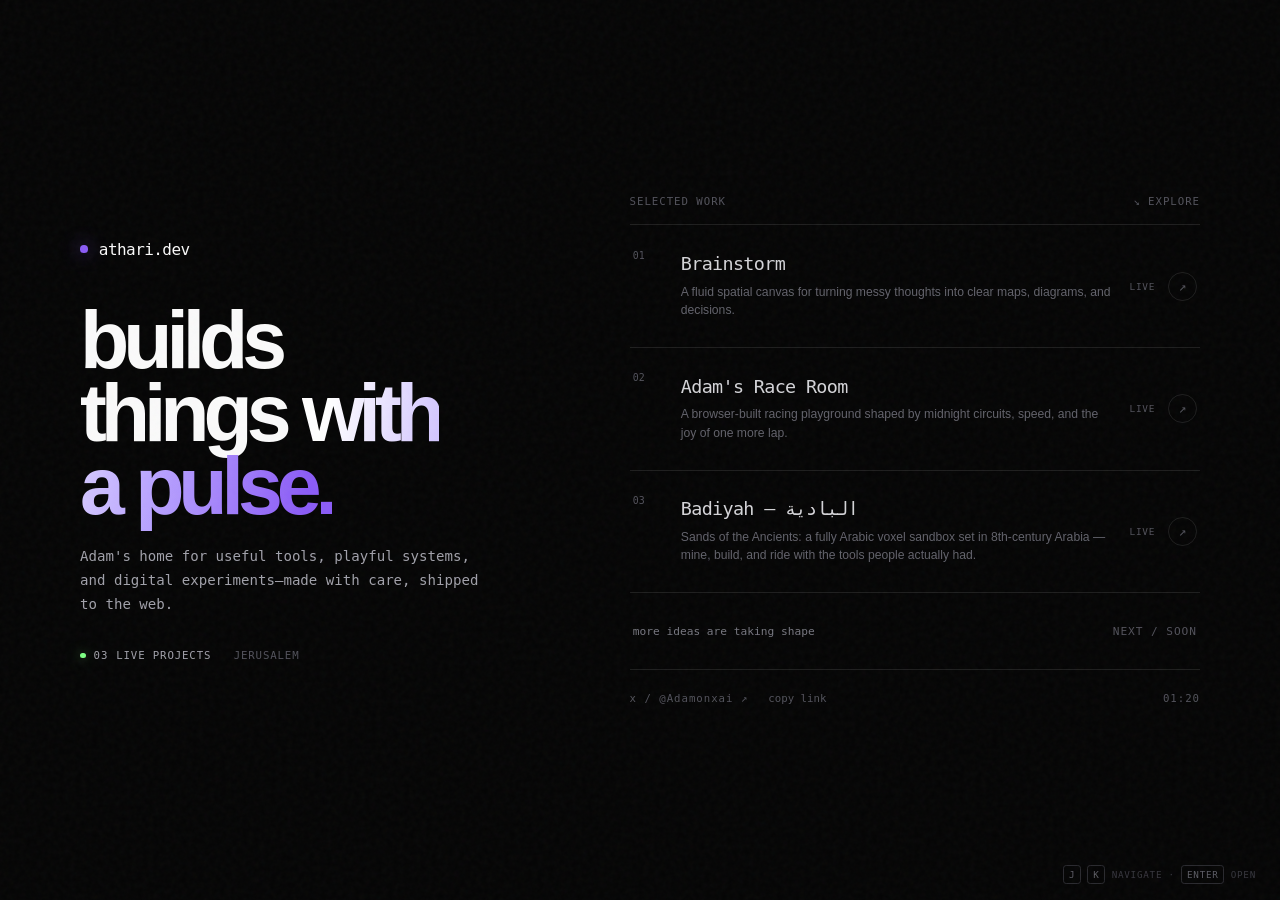
<file: index.html>
<!DOCTYPE html>
<html lang="en">
  <head>
    <meta charset="utf-8">
    <meta name="viewport" content="width=device-width, initial-scale=1">
    <meta name="description" content="Athari is Adam's home for useful tools, playful systems, and digital experiments.">
    <meta name="theme-color" content="#050505">
    <meta property="og:type" content="website">
    <meta property="og:url" content="https://athari.dev/">
    <meta property="og:title" content="athari.dev — builds things with a pulse.">
    <meta property="og:description" content="Useful tools, playful systems, and digital experiments by Adam.">
    <meta property="og:image" content="https://athari.dev/og.png">
    <meta name="twitter:card" content="summary_large_image">
    <meta name="twitter:creator" content="@Adamonxai">
    <meta name="twitter:title" content="athari.dev — builds things with a pulse.">
    <meta name="twitter:description" content="Useful tools, playful systems, and digital experiments by Adam.">
    <meta name="twitter:image" content="https://athari.dev/og.png">
    <link rel="canonical" href="https://athari.dev/">
    <link rel="icon" type="image/svg+xml" href="/favicon.svg">
    <title>athari.dev — builds things with a pulse.</title>
    <style>
      :root {
        color-scheme: dark;
        --bg: #050505;
        --text: #fafafa;
        --subtle: #a1a1aa;
        --muted: #52525b;
        --line: rgba(250, 250, 250, .1);
        --accent: #8b5cf6;
        --accent-rgb: 139, 92, 246;
        --mx: 50%;
        --my: 50%;
      }

      * { box-sizing: border-box; }

      html {
        min-width: 320px;
        background: var(--bg);
        scroll-behavior: smooth;
      }

      body {
        min-height: 100vh;
        margin: 0;
        overflow-x: hidden;
        color: var(--text);
        background: var(--bg);
        font-family: ui-monospace, "SFMono-Regular", "SF Mono", Menlo, Consolas, monospace;
        -webkit-font-smoothing: antialiased;
      }

      body::before {
        position: fixed;
        z-index: -2;
        inset: 0;
        pointer-events: none;
        content: "";
        background:
          radial-gradient(circle 30rem at var(--mx) var(--my), rgba(var(--accent-rgb), .095), transparent 72%),
          radial-gradient(circle 36rem at 50% 50%, rgba(var(--accent-rgb), .035), transparent 72%);
        transition: background .55s ease;
      }

      body::after {
        position: fixed;
        z-index: 20;
        inset: 0;
        pointer-events: none;
        content: "";
        opacity: .055;
        background-image: url("data:image/svg+xml,%3Csvg viewBox='0 0 180 180' xmlns='http://www.w3.org/2000/svg'%3E%3Cfilter id='n'%3E%3CfeTurbulence type='fractalNoise' baseFrequency='.9' numOctaves='4' stitchTiles='stitch'/%3E%3C/filter%3E%3Crect width='100%25' height='100%25' filter='url(%23n)' opacity='.65'/%3E%3C/svg%3E");
      }

      a { color: inherit; }
      button { color: inherit; font: inherit; }

      .ambient-word {
        position: fixed;
        z-index: -1;
        right: -2.5vw;
        bottom: -5vw;
        pointer-events: none;
        color: rgba(255, 255, 255, .018);
        font-family: ui-sans-serif, -apple-system, BlinkMacSystemFont, "Segoe UI", sans-serif;
        font-size: clamp(8rem, 23vw, 27rem);
        font-weight: 800;
        letter-spacing: -.1em;
        line-height: .72;
        user-select: none;
      }

      .shell {
        display: grid;
        width: min(100% - 3rem, 70rem);
        min-height: 100svh;
        margin: 0 auto;
        grid-template-columns: minmax(17rem, .85fr) minmax(21rem, 1.15fr);
        align-items: center;
        gap: clamp(4rem, 10vw, 9rem);
        padding: clamp(3rem, 8vh, 6rem) 0;
      }

      .identity {
        opacity: 0;
        animation: arrive .75s cubic-bezier(.2,.8,.2,1) .05s forwards;
      }

      .brand {
        display: inline-flex;
        align-items: center;
        gap: .7rem;
        color: var(--text);
        font-size: 1rem;
        letter-spacing: -.035em;
        text-decoration: none;
      }

      .brand-dot {
        width: .48rem;
        height: .48rem;
        border-radius: 50%;
        background: var(--accent);
        box-shadow: 0 0 1.15rem rgba(var(--accent-rgb), .75);
        transition: background .4s ease, box-shadow .4s ease;
        animation: breathe 2.8s ease-in-out infinite;
      }

      h1 {
        max-width: 9ch;
        margin: clamp(2rem, 5vh, 3.8rem) 0 1.35rem;
        font-family: ui-sans-serif, -apple-system, BlinkMacSystemFont, "Segoe UI", sans-serif;
        font-size: clamp(3.35rem, 6.3vw, 6.1rem);
        font-weight: 560;
        letter-spacing: -.075em;
        line-height: .91;
        text-wrap: balance;
      }

      h1 span {
        color: transparent;
        background: linear-gradient(100deg, #fff 8%, #bba7ff 52%, var(--accent) 92%);
        background-clip: text;
        -webkit-background-clip: text;
        transition: background .5s ease;
      }

      .intro {
        max-width: 31rem;
        margin: 0;
        color: var(--subtle);
        font-size: .88rem;
        line-height: 1.7;
        text-wrap: pretty;
      }

      .identity-meta {
        display: flex;
        align-items: center;
        gap: 1.4rem;
        margin-top: 2rem;
        color: var(--muted);
        font-size: .67rem;
        letter-spacing: .08em;
        text-transform: uppercase;
      }

      .live-count {
        display: inline-flex;
        align-items: center;
        gap: .5rem;
        color: var(--subtle);
      }

      .live-count::before {
        width: .35rem;
        height: .35rem;
        border-radius: 50%;
        background: #7dff84;
        box-shadow: 0 0 .75rem rgba(125,255,132,.5);
        content: "";
      }

      .directory {
        width: 100%;
        opacity: 0;
        animation: arrive .75s cubic-bezier(.2,.8,.2,1) .16s forwards;
      }

      .directory-head,
      .footer {
        display: flex;
        align-items: center;
        justify-content: space-between;
        gap: 1rem;
        color: var(--muted);
        font-size: .67rem;
        letter-spacing: .09em;
        text-transform: uppercase;
      }

      .directory-head {
        padding-bottom: 1rem;
        border-bottom: 1px solid var(--line);
      }

      .project-list { counter-reset: projects; }

      .project {
        position: relative;
        counter-increment: projects;
        border-bottom: 1px solid var(--line);
      }

      .project::before {
        position: absolute;
        inset: 0;
        pointer-events: none;
        content: "";
        opacity: 0;
        background: linear-gradient(90deg, rgba(var(--project-rgb), .115), transparent 72%);
        transition: opacity .3s ease;
      }

      .project-link {
        position: relative;
        display: grid;
        min-height: 7.6rem;
        grid-template-columns: 2rem minmax(0, 1fr) auto;
        align-items: center;
        gap: 1rem;
        padding: 1.25rem .2rem;
        text-decoration: none;
      }

      .project-link::after {
        position: absolute;
        right: 0;
        bottom: -1px;
        left: 0;
        height: 1px;
        content: "";
        background: var(--project-accent);
        transform: scaleX(0);
        transform-origin: left;
        transition: transform .35s cubic-bezier(.2,.8,.2,1);
      }

      .project-index {
        align-self: start;
        padding-top: .28rem;
        color: var(--muted);
        font-size: .62rem;
      }

      .project-index::before { content: "0" counter(projects); }

      .project-name {
        display: block;
        color: #d4d4d8;
        font-size: clamp(1rem, 1.6vw, 1.15rem);
        letter-spacing: -.035em;
        transition: color .25s ease, transform .3s cubic-bezier(.2,.8,.2,1);
      }

      .project-description {
        display: block;
        max-width: 35rem;
        margin-top: .55rem;
        color: #62626b;
        font-family: ui-sans-serif, -apple-system, BlinkMacSystemFont, "Segoe UI", sans-serif;
        font-size: .76rem;
        line-height: 1.5;
        transition: color .25s ease;
      }

      .project-meta {
        display: flex;
        align-items: center;
        gap: .8rem;
      }

      .project-status {
        color: var(--muted);
        font-size: .59rem;
        letter-spacing: .08em;
        text-transform: uppercase;
      }

      .project-arrow {
        display: grid;
        width: 1.8rem;
        height: 1.8rem;
        place-items: center;
        border: 1px solid var(--line);
        border-radius: 50%;
        color: var(--muted);
        font-size: .8rem;
        transition: color .25s ease, border-color .25s ease, transform .3s cubic-bezier(.2,.8,.2,1);
      }

      .project:hover::before,
      .project:focus-within::before { opacity: 1; }

      .project:hover .project-link::after,
      .project:focus-within .project-link::after { transform: scaleX(1); }

      .project:hover .project-name,
      .project:focus-within .project-name { color: var(--text); transform: translateX(.3rem); }

      .project:hover .project-description,
      .project:focus-within .project-description { color: var(--subtle); }

      .project:hover .project-arrow,
      .project:focus-within .project-arrow {
        color: var(--text);
        border-color: var(--project-accent);
        transform: translate(.15rem, -.15rem);
      }

      .project-link:focus-visible { outline: 1px solid var(--project-accent); outline-offset: 4px; }

      .future {
        display: flex;
        min-height: 4.8rem;
        align-items: center;
        justify-content: space-between;
        gap: 1rem;
        padding: 1rem .2rem;
        border-bottom: 1px solid var(--line);
        color: var(--muted);
        font-size: .7rem;
      }

      .future strong { color: #777780; font-weight: 400; }
      .future span:last-child { letter-spacing: .08em; text-transform: uppercase; }

      .footer {
        padding-top: 1.35rem;
        text-transform: none;
      }

      .socials { display: flex; align-items: center; gap: 1.25rem; }

      .social-link,
      .copy-link {
        position: relative;
        padding: 0;
        border: 0;
        color: var(--muted);
        background: none;
        text-decoration: none;
        cursor: pointer;
        transition: color .2s ease;
      }

      .social-link::after,
      .copy-link::after {
        position: absolute;
        right: 0;
        bottom: -.25rem;
        left: 0;
        height: 1px;
        content: "";
        background: currentColor;
        transform: scaleX(0);
        transform-origin: left;
        transition: transform .25s ease;
      }

      .social-link:hover,
      .social-link:focus-visible,
      .copy-link:hover,
      .copy-link:focus-visible { color: var(--text); }

      .social-link:hover::after,
      .social-link:focus-visible::after,
      .copy-link:hover::after,
      .copy-link:focus-visible::after { transform: scaleX(1); }

      .social-link:focus-visible,
      .copy-link:focus-visible { outline: none; }

      .keyboard-hint {
        position: fixed;
        right: 1.5rem;
        bottom: 1.25rem;
        color: #36363d;
        font-size: .58rem;
        letter-spacing: .08em;
        text-transform: uppercase;
      }

      .keyboard-hint kbd {
        padding: .18rem .3rem;
        border: 1px solid #29292e;
        border-radius: .2rem;
        color: #5c5c65;
        font: inherit;
      }

      @keyframes arrive {
        from { opacity: 0; transform: translateY(1rem); filter: blur(5px); }
        to { opacity: 1; transform: translateY(0); filter: blur(0); }
      }

      @keyframes breathe { 50% { opacity: .55; transform: scale(.72); } }

      @media (max-width: 800px) {
        .shell {
          width: min(100% - 2.25rem, 38rem);
          min-height: auto;
          grid-template-columns: 1fr;
          align-items: start;
          gap: 4.5rem;
          padding: 4rem 0 2rem;
        }

        h1 { margin-top: 3.4rem; }
        .keyboard-hint { display: none; }
        .ambient-word { bottom: 2rem; }
      }

      @media (max-width: 480px) {
        .shell { width: calc(100% - 2rem); padding-top: 2rem; }
        h1 { font-size: clamp(3.2rem, 16vw, 4.65rem); }
        .project-link { grid-template-columns: 1.5rem minmax(0, 1fr) auto; gap: .65rem; }
        .project-status { display: none; }
        .project-description { max-width: 30ch; }
        .footer { align-items: flex-end; }
        .socials { flex-direction: column; align-items: flex-start; gap: .65rem; }
      }

      @media (prefers-reduced-motion: reduce) {
        html { scroll-behavior: auto; }
        *, *::before, *::after {
          animation-duration: .01ms !important;
          animation-iteration-count: 1 !important;
          transition-duration: .01ms !important;
        }
      }
    </style>
  </head>
  <body>
    <div class="ambient-word" aria-hidden="true">A</div>
    <main class="shell">
      <section class="identity" aria-labelledby="hero-title">
        <a class="brand" href="/" aria-label="athari.dev home">
          <span class="brand-dot" aria-hidden="true"></span>
          <span>athari.dev</span>
        </a>
        <h1 id="hero-title">builds things <span>with a pulse.</span></h1>
        <p class="intro">Adam's home for useful tools, playful systems, and digital experiments—made with care, shipped to the web.</p>
        <div class="identity-meta">
          <span class="live-count"><span id="project-count">02</span> live projects</span>
          <span>Jerusalem</span>
        </div>
      </section>

      <section class="directory" aria-labelledby="projects-title">
        <div class="directory-head">
          <span id="projects-title">selected work</span>
          <span>↘ explore</span>
        </div>
        <div class="project-list" id="project-list"></div>
        <div class="future">
          <strong>more ideas are taking shape</strong>
          <span>next / soon</span>
        </div>
        <footer class="footer">
          <div class="socials">
            <a class="social-link" href="https://x.com/Adamonxai" target="_blank" rel="me noopener noreferrer">x / @Adamonxai ↗</a>
            <button class="copy-link" id="copy-link" type="button">copy link</button>
          </div>
          <time id="clock" title="Local time in Jerusalem">--:--</time>
        </footer>
      </section>
    </main>

    <div class="keyboard-hint" aria-hidden="true"><kbd>j</kbd> <kbd>k</kbd> navigate · <kbd>enter</kbd> open</div>

    <script src="/projects.js"></script>
    <script>
      const projects = window.ATHARI_PROJECTS || [];
      const list = document.getElementById('project-list');
      const root = document.documentElement;
      const reduceMotion = matchMedia('(prefers-reduced-motion: reduce)').matches;

      const escapeHtml = (value) => String(value).replace(/[&<>'"]/g, (character) => ({
        '&': '&amp;', '<': '&lt;', '>': '&gt;', "'": '&#39;', '"': '&quot;'
      })[character]);

      const hexToRgb = (hex) => {
        const value = hex.replace('#', '');
        const numeric = Number.parseInt(value.length === 3 ? value.split('').map((x) => x + x).join('') : value, 16);
        return `${numeric >> 16}, ${(numeric >> 8) & 255}, ${numeric & 255}`;
      };

      projects.forEach((project) => {
        const item = document.createElement('article');
        item.className = 'project';
        item.style.setProperty('--project-accent', project.accent);
        item.style.setProperty('--project-rgb', hexToRgb(project.accent));
        item.dataset.accent = project.accent;
        item.dataset.rgb = hexToRgb(project.accent);
        item.innerHTML = `
          <a class="project-link" href="${escapeHtml(project.url)}" aria-label="Open ${escapeHtml(project.name)}">
            <span class="project-index" aria-hidden="true"></span>
            <span>
              <span class="project-name">${escapeHtml(project.name)}</span>
              <span class="project-description">${escapeHtml(project.description)}</span>
            </span>
            <span class="project-meta">
              <span class="project-status">${escapeHtml(project.status)}</span>
              <span class="project-arrow" aria-hidden="true">↗</span>
            </span>
          </a>`;
        list.appendChild(item);
      });

      const links = [...document.querySelectorAll('.project-link')];
      document.getElementById('project-count').textContent = String(projects.length).padStart(2, '0');

      const setAccent = (item) => {
        root.style.setProperty('--accent', item.dataset.accent);
        root.style.setProperty('--accent-rgb', item.dataset.rgb);
      };

      document.querySelectorAll('.project').forEach((item) => {
        item.addEventListener('pointerenter', () => setAccent(item));
        item.addEventListener('focusin', () => setAccent(item));
      });

      if (!reduceMotion) {
        addEventListener('pointermove', (event) => {
          root.style.setProperty('--mx', `${event.clientX}px`);
          root.style.setProperty('--my', `${event.clientY}px`);
        }, { passive: true });
      }

      let activeIndex = -1;
      addEventListener('keydown', (event) => {
        if (!links.length || /input|textarea|select/i.test(document.activeElement.tagName)) return;
        if (event.key.toLowerCase() === 'j' || event.key === 'ArrowDown') {
          event.preventDefault();
          activeIndex = (activeIndex + 1) % links.length;
          links[activeIndex].focus();
        }
        if (event.key.toLowerCase() === 'k' || event.key === 'ArrowUp') {
          event.preventDefault();
          activeIndex = (activeIndex - 1 + links.length) % links.length;
          links[activeIndex].focus();
        }
      });

      const copyButton = document.getElementById('copy-link');
      copyButton.addEventListener('click', async () => {
        try {
          await navigator.clipboard.writeText('https://athari.dev/');
          copyButton.textContent = 'copied ✓';
          setTimeout(() => { copyButton.textContent = 'copy link'; }, 1800);
        } catch {
          copyButton.textContent = 'athari.dev';
        }
      });

      const updateClock = () => {
        document.getElementById('clock').textContent = new Intl.DateTimeFormat('en-GB', {
          timeZone: 'Asia/Jerusalem', hour: '2-digit', minute: '2-digit', hour12: false
        }).format(new Date());
      };

      updateClock();
      setInterval(updateClock, 30000);
    </script>
  </body>
</html>
</file>
